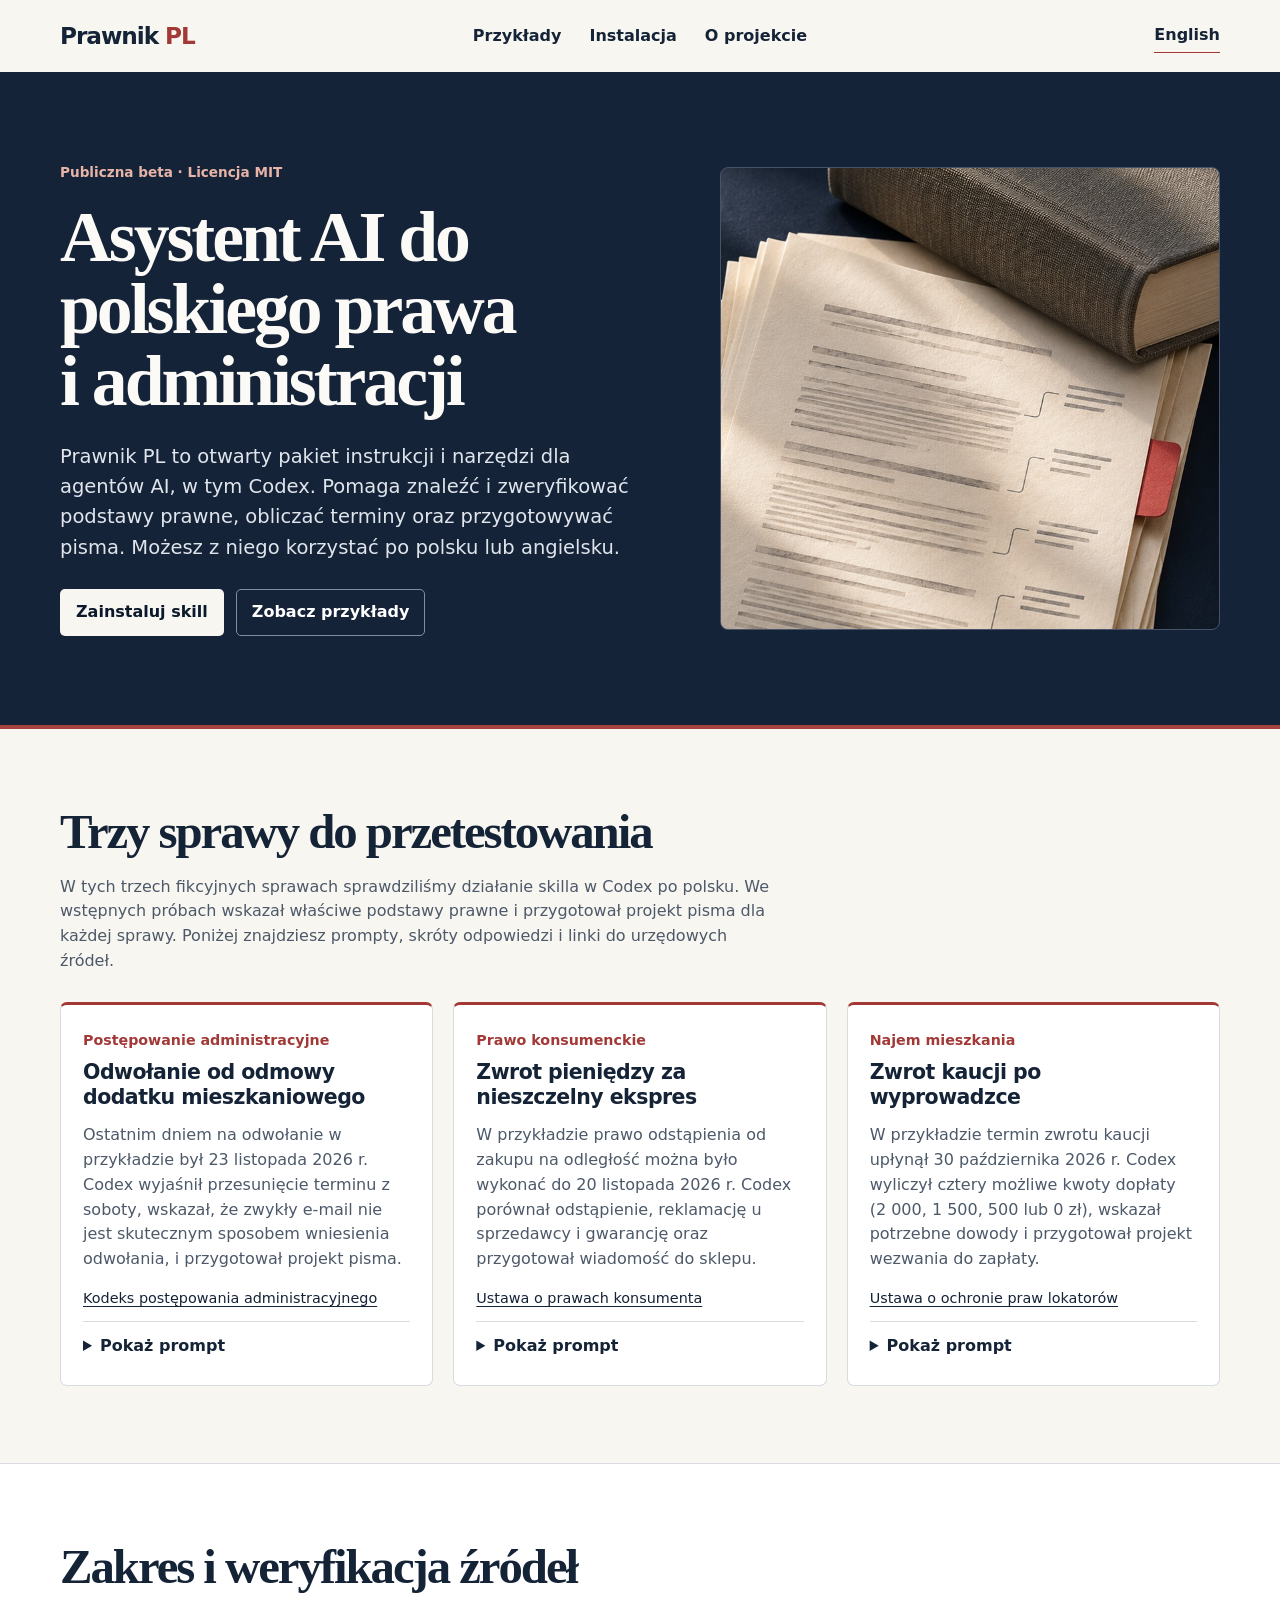
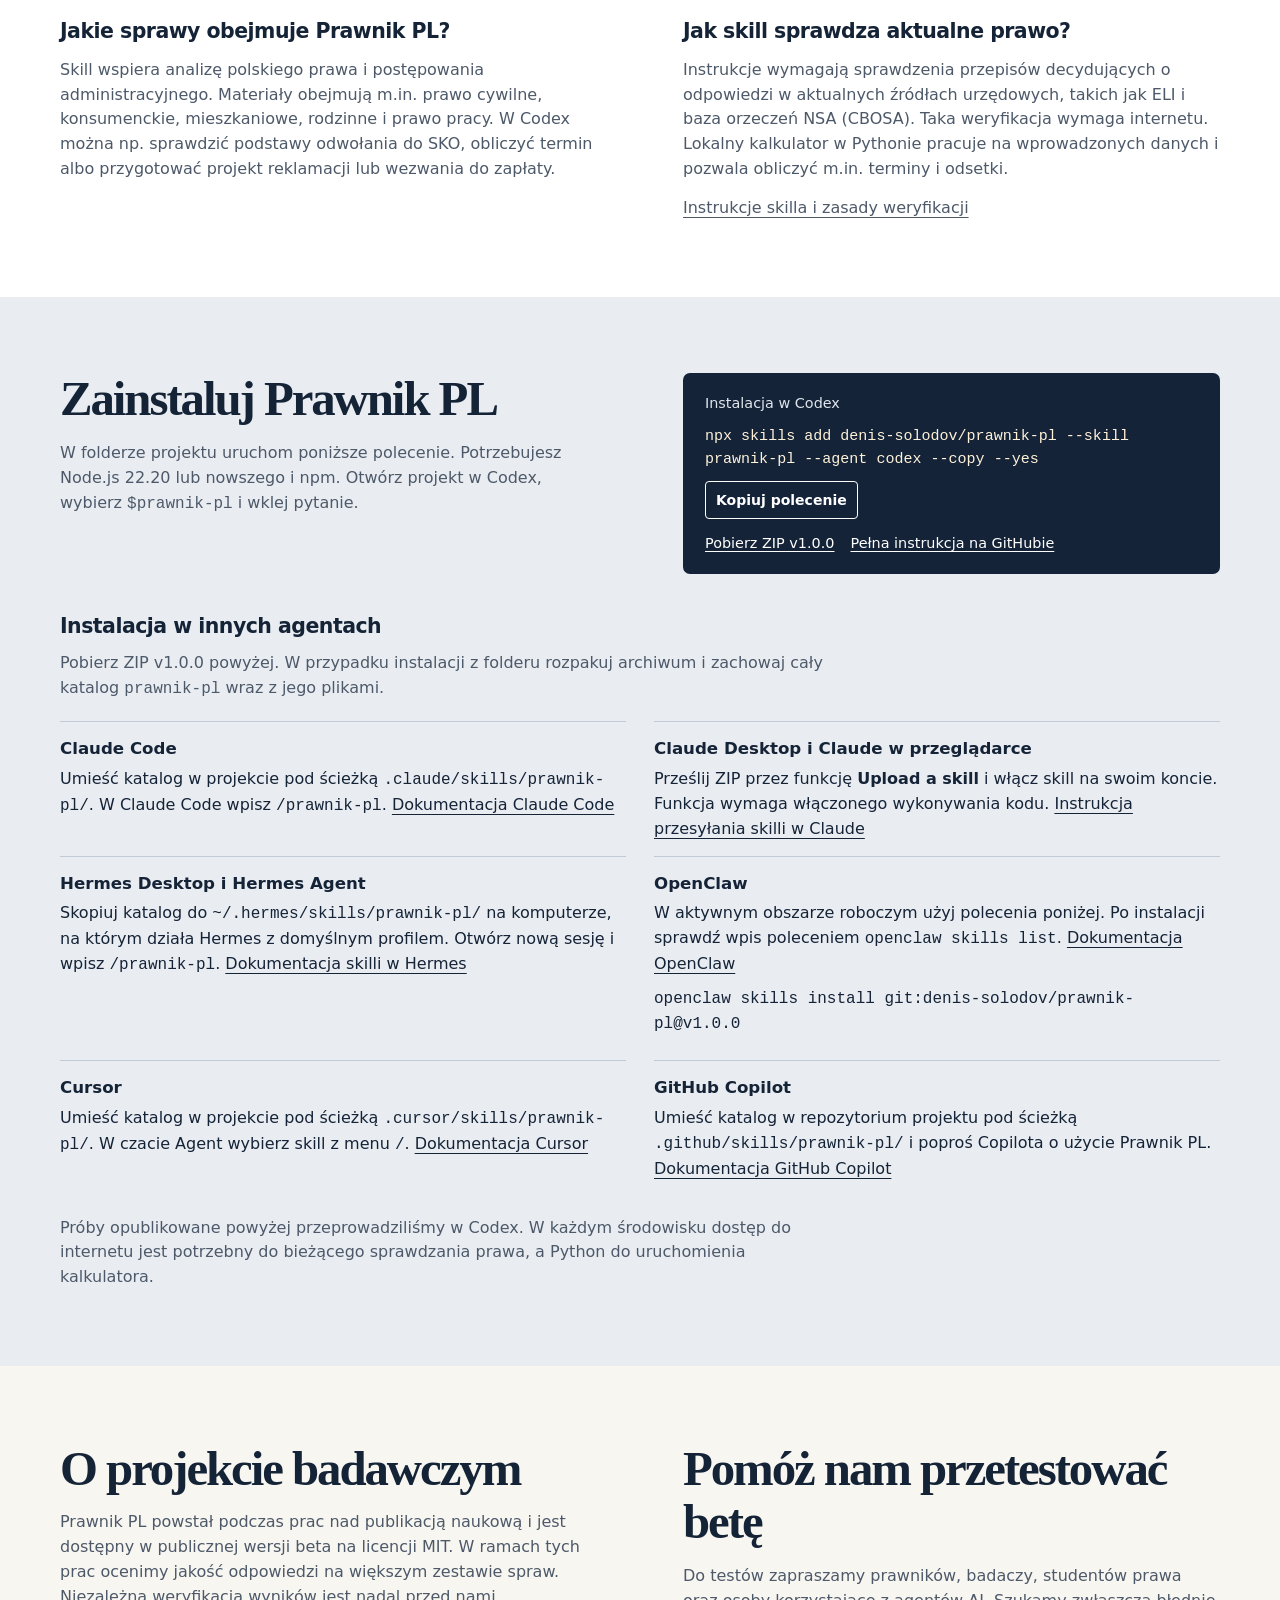
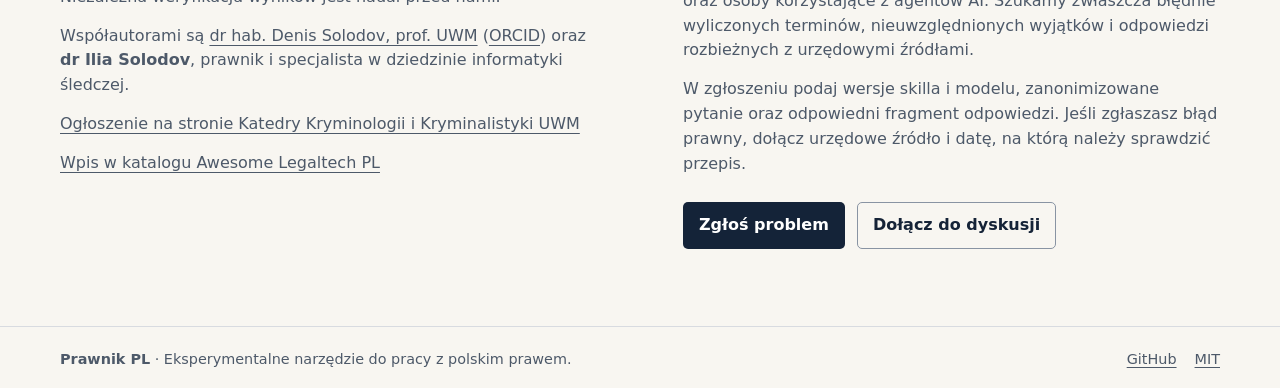
<file: docs/index.html>
<!doctype html>
<html lang="pl">
<head>
  <meta charset="utf-8">
  <meta name="viewport" content="width=device-width, initial-scale=1">
  <title>Prawnik PL | Asystent AI do polskiego prawa i administracji</title>
  <meta name="description" content="Publiczna beta otwartego skilla do polskiego prawa i administracji. Weryfikuj podstawy prawne, obliczaj terminy i przygotowuj projekty pism.">
  <link rel="canonical" href="https://denis-solodov.github.io/prawnik-pl/">
  <link rel="alternate" hreflang="pl" href="https://denis-solodov.github.io/prawnik-pl/">
  <link rel="alternate" hreflang="en" href="https://denis-solodov.github.io/prawnik-pl/en/">
  <link rel="alternate" hreflang="x-default" href="https://denis-solodov.github.io/prawnik-pl/">
  <meta property="og:type" content="website">
  <meta property="og:title" content="Prawnik PL | Asystent AI do polskiego prawa i administracji">
  <meta property="og:description" content="Publiczna beta otwartego skilla do polskiego prawa i administracji. Weryfikuj podstawy prawne, obliczaj terminy i przygotowuj projekty pism.">
  <meta property="og:url" content="https://denis-solodov.github.io/prawnik-pl/">
  <meta property="og:locale" content="pl_PL">
  <meta property="og:image" content="https://denis-solodov.github.io/prawnik-pl/assets/prawnik-pl.jpg">
  <meta property="og:image:alt" content="Prawnik PL">
  <meta name="twitter:card" content="summary_large_image">
  <link rel="stylesheet" href="assets/site.css">
  <script src="assets/site.js" defer></script>
  <script type="application/ld+json">
  {
    "@context": "https://schema.org",
    "@type": "WebPage",
    "@id": "https://denis-solodov.github.io/prawnik-pl/",
    "inLanguage": "pl",
    "mainEntity": {
      "@type": "SoftwareSourceCode",
      "@id": "https://denis-solodov.github.io/prawnik-pl/#prawnik-pl",
      "name": "Prawnik PL",
      "description": "Publiczna beta otwartego skilla do polskiego prawa i administracji. Weryfikuj podstawy prawne, obliczaj terminy i przygotowuj projekty pism.",
      "url": "https://denis-solodov.github.io/prawnik-pl/",
      "codeRepository": "https://github.com/denis-solodov/prawnik-pl",
      "license": "https://github.com/denis-solodov/prawnik-pl/blob/main/LICENSE",
      "author": [
        {
          "@type": "Person",
          "name": "Denis Solodov",
          "sameAs": "https://orcid.org/0000-0003-2884-9420"
        },
        {
          "@type": "Person",
          "name": "Ilia Solodov"
        }
      ],
      "subjectOf": {
        "@type": "WebPage",
        "url": "https://uwm.edu.pl/kryminalistyka/ogloszenia/prawnik-pl-publiczna-beta-asystenta-ai-do-prawa-administracji",
        "inLanguage": "pl"
      }
    }
  }
  </script>
</head>
<body data-copy-command="Skopiowano polecenie." data-copied="Skopiowano prompt." data-copy-fail="Zaznacz i skopiuj tekst ręcznie.">
  <a class="skip" href="#main">Przejdź do treści</a>
  <header class="site-header">
    <nav class="wrap nav">
      <a class="brand" href="./">Prawnik <span>PL</span></a>
      <div class="nav-links">
        <a href="#examples">Przykłady</a>
        <a href="#install">Instalacja</a>
        <a href="#about">O projekcie</a>
      </div>
      <a class="language" href="en/" lang="en" hreflang="en">English</a>
    </nav>
  </header>
  <main id="main">
    <section class="hero">
      <div class="wrap hero-grid">
        <div>
          <p class="eyebrow">Publiczna beta · Licencja MIT</p>
          <h1>Asystent AI do polskiego prawa i administracji</h1>
          <p class="hero-lead">Prawnik PL to otwarty pakiet instrukcji i narzędzi dla agentów AI, w tym Codex. Pomaga znaleźć i zweryfikować podstawy prawne, obliczać terminy oraz przygotowywać pisma. Możesz z niego korzystać po polsku lub angielsku.</p>
          <div class="actions">
            <a class="button light" href="#install">Zainstaluj skill</a>
            <a class="button outline" href="#examples">Zobacz przykłady</a>
          </div>
        </div>
        <div class="hero-photo" aria-hidden="true"></div>
      </div>
    </section>
    <section class="section" id="examples">
      <div class="wrap">
        <h2>Trzy sprawy do przetestowania</h2>
        <p class="section-lead">W tych trzech fikcyjnych sprawach sprawdziliśmy działanie skilla w Codex po polsku. We wstępnych próbach wskazał właściwe podstawy prawne i przygotował projekt pisma dla każdej sprawy. Poniżej znajdziesz prompty, skróty odpowiedzi i linki do urzędowych źródeł.</p>
        <div class="case-grid">
          <article class="case" id="appeal">
            <p class="category">Postępowanie administracyjne</p>
            <h3>Odwołanie od odmowy dodatku mieszkaniowego</h3>
            <p>Ostatnim dniem na odwołanie w przykładzie był 23 listopada 2026 r. Codex wyjaśnił przesunięcie terminu z soboty, wskazał, że zwykły e-mail nie jest skutecznym sposobem wniesienia odwołania, i przygotował projekt pisma.</p>
            <a class="source" href="https://eli.gov.pl/api/acts/DU/2025/1691/text.pdf">Kodeks postępowania administracyjnego</a>
            <details>
              <summary>Pokaż prompt</summary>
              <pre class="prompt" id="prompt-appeal">$prawnik-pl Jest 19 listopada 2026 r. Burmistrz wydał 3 listopada decyzję odmawiającą mi dodatku mieszkaniowego. List odebrałam osobiście na poczcie w sobotę 7 listopada. W pouczeniu jest napisane, że odwołanie wnosi się do SKO za pośrednictwem burmistrza w terminie 14 dni od doręczenia. Podejrzewam, że urząd dwukrotnie policzył jedną wypłatę. Mam zaświadczenie od pracodawcy i kopię wniosku.

Podaj ostatni dzień na odwołanie, pokaż, jak go obliczasz, i sprawdź, czy mogę wysłać pismo zwykłym e-mailem. Przygotuj krótki projekt odwołania z miejscami na dane i załączniki.</pre>
              <div class="copy-line" hidden>
                <button type="button" data-copy="prompt-appeal">Kopiuj prompt</button>
                <span role="status" aria-live="polite"></span>
              </div>
            </details>
          </article>
          <article class="case" id="refund">
            <p class="category">Prawo konsumenckie</p>
            <h3>Zwrot pieniędzy za nieszczelny ekspres</h3>
            <p>W przykładzie prawo odstąpienia od zakupu na odległość można było wykonać do 20 listopada 2026 r. Codex porównał odstąpienie, reklamację u sprzedawcy i gwarancję oraz przygotował wiadomość do sklepu.</p>
            <a class="source" href="https://api.sejm.gov.pl/eli/acts/DU/2026/1244/text/O/D20261244.pdf">Ustawa o prawach konsumenta</a>
            <details>
              <summary>Pokaż prompt</summary>
              <pre class="prompt" id="prompt-refund">$prawnik-pl Jest 19 listopada 2026 r. Kupiłem prywatnie w polskim sklepie internetowym ekspres za 1 249 zł. Odebrałem go 6 listopada. Przy trzecim użyciu spod obudowy zaczęła wyciekać woda, więc odłączyłem urządzenie. Dnia 16 listopada napisałem do sklepu: „Ekspres przecieka. Proszę o informację, jak zgłosić usterkę”. Następnego dnia sklep odpowiedział, że mam skontaktować się z serwisem producenta. Mam potwierdzenie zakupu i nagranie usterki.

Chcę odzyskać pieniądze. Porównaj dostępne możliwości, wskaż, czy trzeba działać jeszcze dziś, i przygotuj wiadomość do sprzedawcy. Wyjaśnij, które żądania mogę zgłosić od razu, a które zależą od dodatkowych okoliczności.</pre>
              <div class="copy-line" hidden>
                <button type="button" data-copy="prompt-refund">Kopiuj prompt</button>
                <span role="status" aria-live="polite"></span>
              </div>
            </details>
          </article>
          <article class="case" id="deposit">
            <p class="category">Najem mieszkania</p>
            <h3>Zwrot kaucji po wyprowadzce</h3>
            <p>W przykładzie termin zwrotu kaucji upłynął 30 października 2026 r. Codex wyliczył cztery możliwe kwoty dopłaty (2 000, 1 500, 500 lub 0 zł), wskazał potrzebne dowody i przygotował projekt wezwania do zapłaty.</p>
            <a class="source" href="https://eli.gov.pl/api/acts/DU/2023/725/text.html">Ustawa o ochronie praw lokatorów</a>
            <details>
              <summary>Pokaż prompt</summary>
              <pre class="prompt" id="prompt-deposit">$prawnik-pl Jest 19 listopada 2026 r. Wynajmowałam mieszkanie od 1 października 2024 r. do 30 września 2026 r. na podstawie zwykłej umowy najmu. Czynsz najmu przez cały okres wynosił 2 500 zł, a kaucja 3 000 zł. Oddałam klucze 30 września. W protokole zapisaliśmy „drobne ślady użytkowania na ścianach” i stan licznika prądu. Nie miałam zaległości w czynszu.

Dnia 7 listopada właściciel zwrócił mi 1 000 zł. W mailu napisał, że potrącił 1 500 zł za malowanie i 500 zł za prąd. Nie dołączył rachunków. Mam zdjęcia z początku i końca najmu. Jakiej kwoty mogę żądać w zależności od tego, które potrącenia właściciel uzasadni? Sprawdź termin zwrotu kaucji, wskaż potrzebne dowody i przygotuj projekt wezwania do zapłaty.</pre>
              <div class="copy-line" hidden>
                <button type="button" data-copy="prompt-deposit">Kopiuj prompt</button>
                <span role="status" aria-live="polite"></span>
              </div>
            </details>
          </article>
        </div>
      </div>
    </section>
    <section class="section" id="coverage">
      <div class="wrap">
        <h2>Zakres i weryfikacja źródeł</h2>
        <div class="coverage-grid">
          <div>
            <h3>Jakie sprawy obejmuje Prawnik PL?</h3>
            <p>Skill wspiera analizę polskiego prawa i postępowania administracyjnego. Materiały obejmują m.in. prawo cywilne, konsumenckie, mieszkaniowe, rodzinne i prawo pracy. W Codex można np. sprawdzić podstawy odwołania do SKO, obliczyć termin albo przygotować projekt reklamacji lub wezwania do zapłaty.</p>
          </div>
          <div>
            <h3>Jak skill sprawdza aktualne prawo?</h3>
            <p>Instrukcje wymagają sprawdzenia przepisów decydujących o odpowiedzi w aktualnych źródłach urzędowych, takich jak ELI i baza orzeczeń NSA (CBOSA). Taka weryfikacja wymaga internetu. Lokalny kalkulator w Pythonie pracuje na wprowadzonych danych i pozwala obliczyć m.in. terminy i odsetki.</p>
            <p><a href="https://github.com/denis-solodov/prawnik-pl/blob/main/SKILL.md">Instrukcje skilla i zasady weryfikacji</a></p>
          </div>
        </div>
      </div>
    </section>
    <section class="install" id="install">
      <div class="wrap install-grid">
        <div>
          <h2>Zainstaluj Prawnik PL</h2>
          <p>W folderze projektu uruchom poniższe polecenie. Potrzebujesz Node.js 22.20 lub nowszego i npm. Otwórz projekt w Codex, wybierz <code>$prawnik-pl</code> i wklej pytanie.</p>
        </div>
        <div class="terminal">
          <p>Instalacja w Codex</p>
          <pre id="install-command"><code>npx skills add denis-solodov/prawnik-pl --skill prawnik-pl --agent codex --copy --yes</code></pre>
          <div class="copy-line" hidden>
            <button type="button" data-copy="install-command">Kopiuj polecenie</button>
            <span role="status" aria-live="polite"></span>
          </div>
          <div class="install-links">
            <a href="https://github.com/denis-solodov/prawnik-pl/releases/download/v1.0.0/prawnik-pl-1.0.0.zip">Pobierz ZIP v1.0.0</a>
            <a href="https://github.com/denis-solodov/prawnik-pl#instalacja-i-u%C5%BCycie">Pełna instrukcja na GitHubie</a>
          </div>
        </div>
      </div>
      <div class="wrap install-options">
        <h3>Instalacja w innych agentach</h3>
        <p>Pobierz ZIP v1.0.0 powyżej. W przypadku instalacji z folderu rozpakuj archiwum i zachowaj cały katalog <code>prawnik-pl</code> wraz z jego plikami.</p>
        <div class="install-options-grid">
          <div>
            <h4>Claude Code</h4>
            <p>Umieść katalog w projekcie pod ścieżką <code>.claude/skills/prawnik-pl/</code>. W Claude Code wpisz <code>/prawnik-pl</code>. <a href="https://code.claude.com/docs/en/skills">Dokumentacja Claude Code</a></p>
          </div>
          <div>
            <h4>Claude Desktop i Claude w przeglądarce</h4>
            <p>Prześlij ZIP przez funkcję <strong>Upload a skill</strong> i włącz skill na swoim koncie. Funkcja wymaga włączonego wykonywania kodu. <a href="https://support.claude.com/en/articles/12512180-use-skills-in-claude">Instrukcja przesyłania skilli w Claude</a></p>
          </div>
          <div>
            <h4>Hermes Desktop i Hermes Agent</h4>
            <p>Skopiuj katalog do <code>~/.hermes/skills/prawnik-pl/</code> na komputerze, na którym działa Hermes z domyślnym profilem. Otwórz nową sesję i wpisz <code>/prawnik-pl</code>. <a href="https://hermes-agent.nousresearch.com/docs/user-guide/features/skills">Dokumentacja skilli w Hermes</a></p>
          </div>
          <div>
            <h4>OpenClaw</h4>
            <p>W aktywnym obszarze roboczym użyj polecenia poniżej. Po instalacji sprawdź wpis poleceniem <code>openclaw skills list</code>. <a href="https://docs.openclaw.ai/skills">Dokumentacja OpenClaw</a></p>
            <pre><code>openclaw skills install git:denis-solodov/prawnik-pl@v1.0.0</code></pre>
          </div>
          <div>
            <h4>Cursor</h4>
            <p>Umieść katalog w projekcie pod ścieżką <code>.cursor/skills/prawnik-pl/</code>. W czacie Agent wybierz skill z menu <code>/</code>. <a href="https://cursor.com/docs/skills">Dokumentacja Cursor</a></p>
          </div>
          <div>
            <h4>GitHub Copilot</h4>
            <p>Umieść katalog w repozytorium projektu pod ścieżką <code>.github/skills/prawnik-pl/</code> i poproś Copilota o użycie Prawnik PL. <a href="https://docs.github.com/en/copilot/concepts/customizations/agent-skills">Dokumentacja GitHub Copilot</a></p>
          </div>
        </div>
        <p>Próby opublikowane powyżej przeprowadziliśmy w Codex. W każdym środowisku dostęp do internetu jest potrzebny do bieżącego sprawdzania prawa, a Python do uruchomienia kalkulatora.</p>
      </div>
    </section>
    <section class="section" id="about">
      <div class="wrap about-grid">
        <div>
          <h2>O projekcie badawczym</h2>
          <p>Prawnik PL powstał podczas prac nad publikacją naukową i jest dostępny w publicznej wersji beta na licencji MIT. W ramach tych prac ocenimy jakość odpowiedzi na większym zestawie spraw. Niezależna weryfikacja wyników jest nadal przed nami.</p>
          <p>Współautorami są <a href="https://www.uwm.edu.pl/kryminalistyka/dr-hab-denis-solodov-prof-uwm">dr hab. Denis Solodov, prof. UWM</a> (<a href="https://orcid.org/0000-0003-2884-9420">ORCID</a>) oraz <strong>dr Ilia Solodov</strong>, prawnik i specjalista w dziedzinie informatyki śledczej.</p>
          <p><a href="https://uwm.edu.pl/kryminalistyka/ogloszenia/prawnik-pl-publiczna-beta-asystenta-ai-do-prawa-administracji">Ogłoszenie na stronie Katedry Kryminologii i Kryminalistyki UWM</a></p>
          <p><a href="https://github.com/apiotrowski-afk/awesome-legaltech-pl#narz%C4%99dzia-i-skille-prawnicze">Wpis w katalogu Awesome Legaltech PL</a></p>
        </div>
        <div>
          <h2>Pomóż nam przetestować betę</h2>
          <p>Do testów zapraszamy prawników, badaczy, studentów prawa oraz osoby korzystające z agentów AI. Szukamy zwłaszcza błędnie wyliczonych terminów, nieuwzględnionych wyjątków i odpowiedzi rozbieżnych z urzędowymi źródłami.</p>
          <p>W zgłoszeniu podaj wersje skilla i modelu, zanonimizowane pytanie oraz odpowiedni fragment odpowiedzi. Jeśli zgłaszasz błąd prawny, dołącz urzędowe źródło i datę, na którą należy sprawdzić przepis.</p>
          <div class="actions">
            <a class="button dark" href="https://github.com/denis-solodov/prawnik-pl/issues">Zgłoś problem</a>
            <a class="button muted" href="https://github.com/denis-solodov/prawnik-pl/discussions">Dołącz do dyskusji</a>
          </div>
        </div>
      </div>
    </section>
  </main>
  <footer class="site-footer">
    <div class="wrap footer-inner">
      <p><strong>Prawnik PL</strong> · Eksperymentalne narzędzie do pracy z polskim prawem.</p>
      <div><a href="https://github.com/denis-solodov/prawnik-pl">GitHub</a><a href="https://github.com/denis-solodov/prawnik-pl/blob/main/LICENSE">MIT</a></div>
    </div>
  </footer>
</body>
</html>
</file>
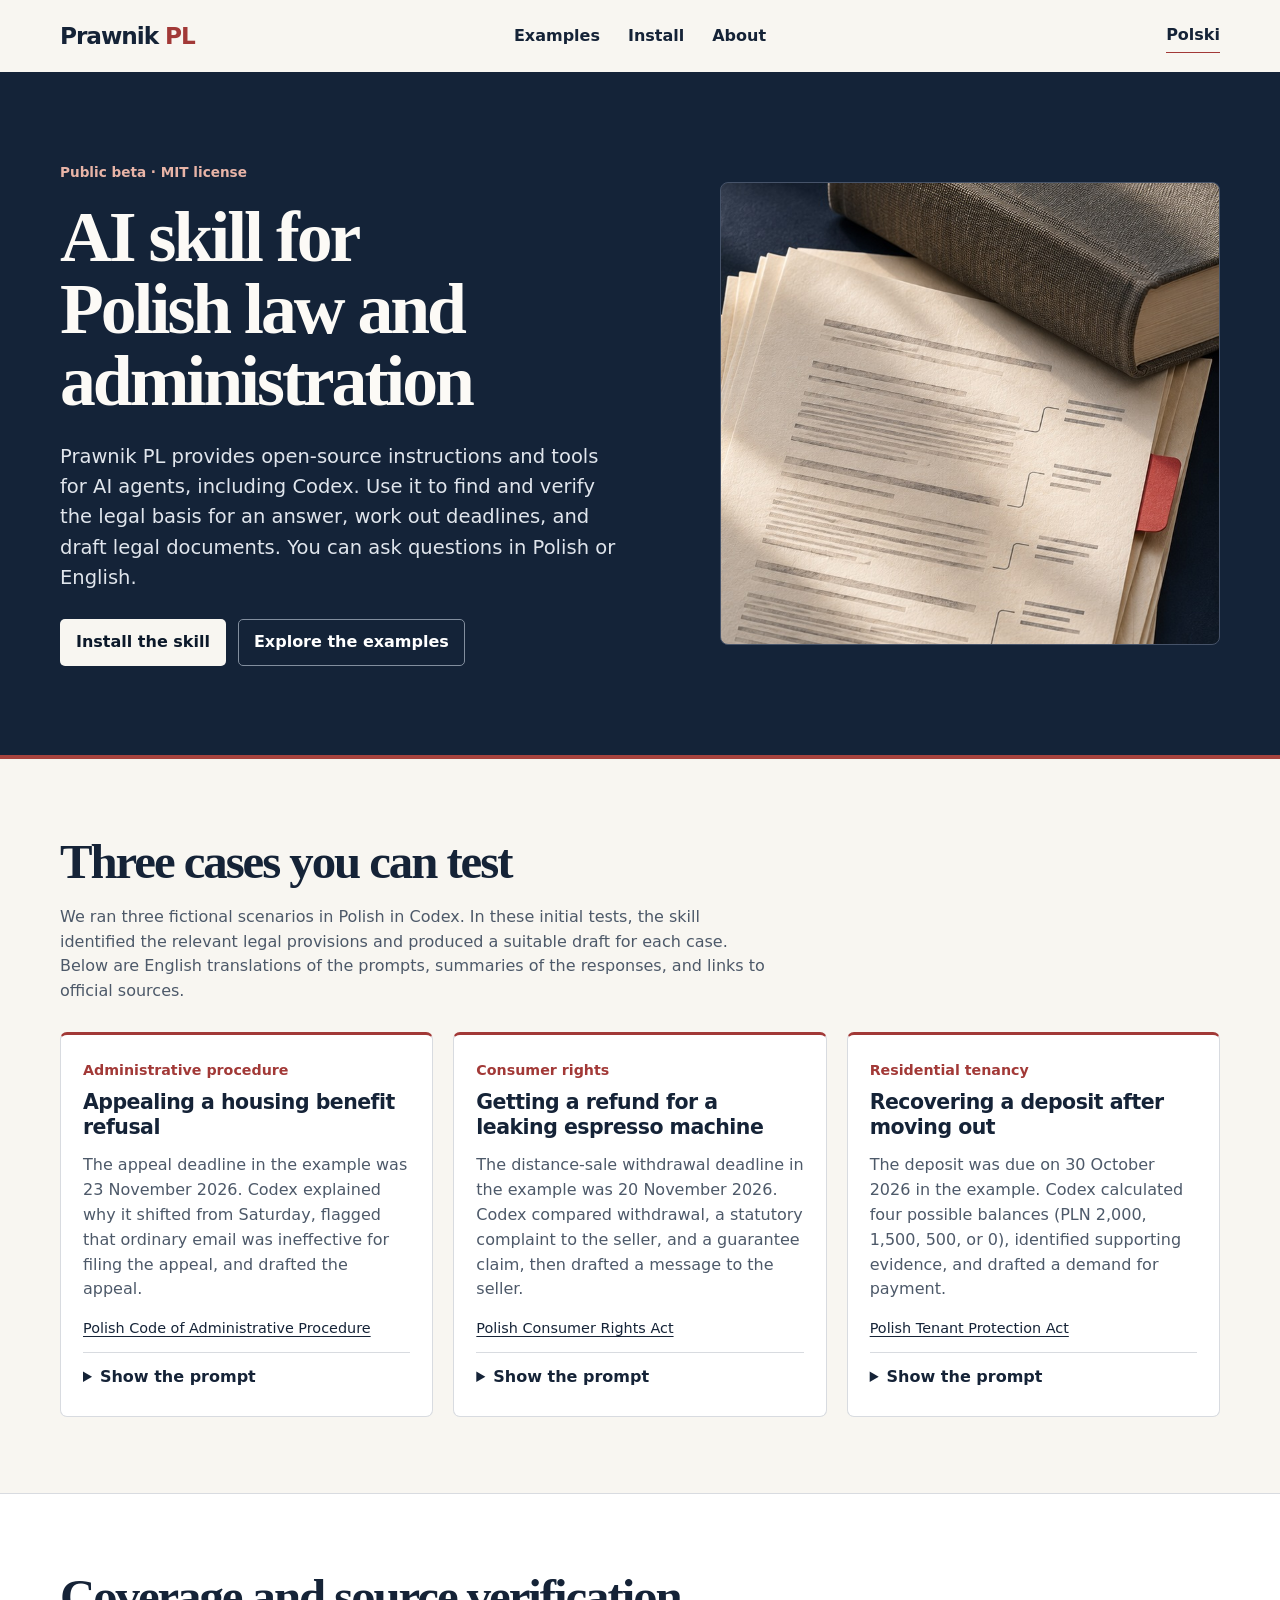
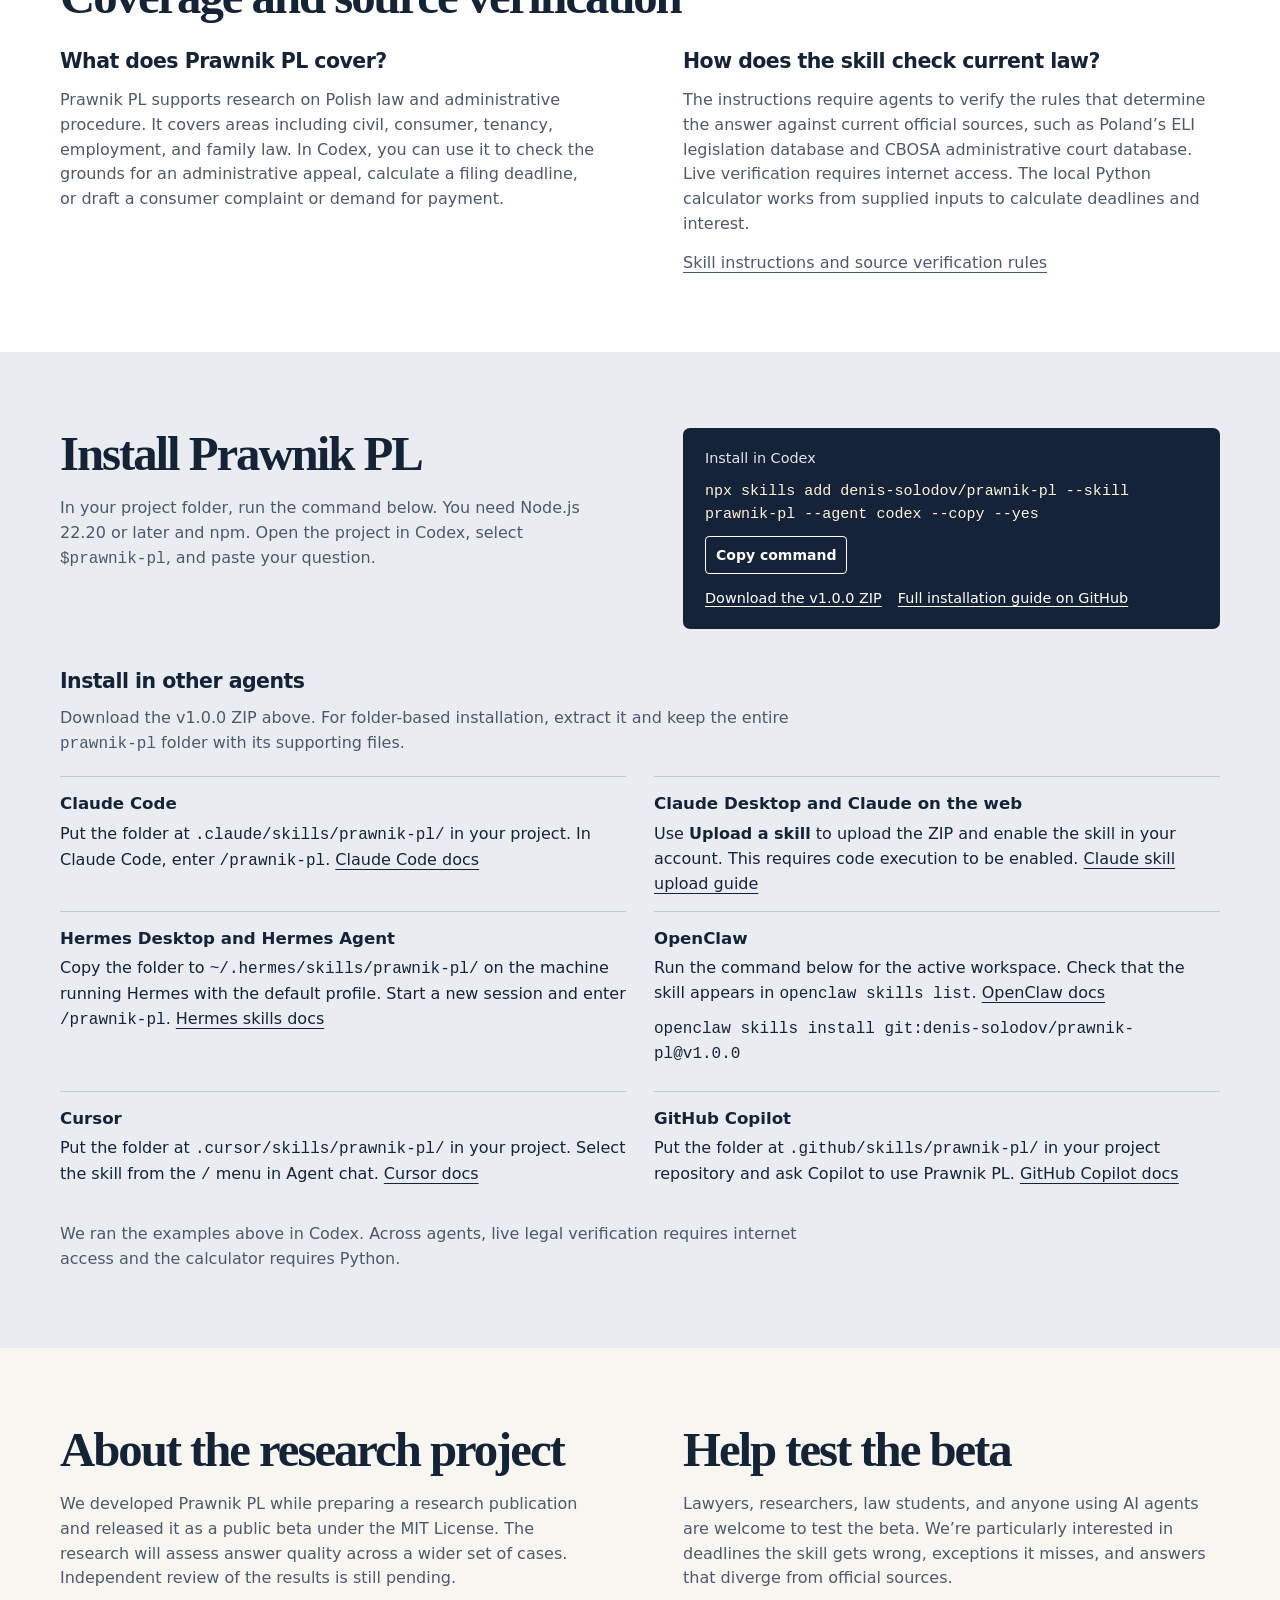
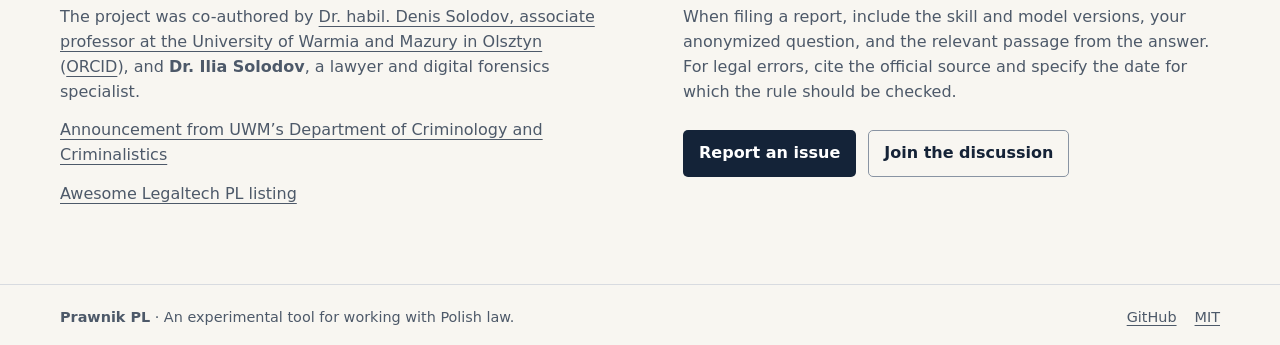
<file: docs/en/index.html>
<!doctype html>
<html lang="en">
<head>
  <meta charset="utf-8">
  <meta name="viewport" content="width=device-width, initial-scale=1">
  <title>Prawnik PL | AI skill for Polish law and administration</title>
  <meta name="description" content="Try the public beta of Prawnik PL, an open-source AI skill for Polish law and administration. Verify legal sources, calculate deadlines, and draft documents.">
  <link rel="canonical" href="https://denis-solodov.github.io/prawnik-pl/en/">
  <link rel="alternate" hreflang="pl" href="https://denis-solodov.github.io/prawnik-pl/">
  <link rel="alternate" hreflang="en" href="https://denis-solodov.github.io/prawnik-pl/en/">
  <link rel="alternate" hreflang="x-default" href="https://denis-solodov.github.io/prawnik-pl/">
  <meta property="og:type" content="website">
  <meta property="og:title" content="Prawnik PL | AI skill for Polish law and administration">
  <meta property="og:description" content="Try the public beta of Prawnik PL, an open-source AI skill for Polish law and administration. Verify legal sources, calculate deadlines, and draft documents.">
  <meta property="og:url" content="https://denis-solodov.github.io/prawnik-pl/en/">
  <meta property="og:locale" content="en_GB">
  <meta property="og:image" content="https://denis-solodov.github.io/prawnik-pl/assets/prawnik-pl.jpg">
  <meta property="og:image:alt" content="Prawnik PL">
  <meta name="twitter:card" content="summary_large_image">
  <link rel="stylesheet" href="../assets/site.css">
  <script src="../assets/site.js" defer></script>
  <script type="application/ld+json">
  {
    "@context": "https://schema.org",
    "@type": "WebPage",
    "@id": "https://denis-solodov.github.io/prawnik-pl/en/",
    "inLanguage": "en",
    "mainEntity": {
      "@type": "SoftwareSourceCode",
      "@id": "https://denis-solodov.github.io/prawnik-pl/#prawnik-pl",
      "name": "Prawnik PL",
      "description": "Try the public beta of Prawnik PL, an open-source AI skill for Polish law and administration. Verify legal sources, calculate deadlines, and draft documents.",
      "url": "https://denis-solodov.github.io/prawnik-pl/",
      "codeRepository": "https://github.com/denis-solodov/prawnik-pl",
      "license": "https://github.com/denis-solodov/prawnik-pl/blob/main/LICENSE",
      "author": [
        {
          "@type": "Person",
          "name": "Denis Solodov",
          "sameAs": "https://orcid.org/0000-0003-2884-9420"
        },
        {
          "@type": "Person",
          "name": "Ilia Solodov"
        }
      ],
      "subjectOf": {
        "@type": "WebPage",
        "url": "https://uwm.edu.pl/kryminalistyka/en/announcements/prawnik-pl-public-beta-and-invitation-test-ai-skill-polish-law-and-administration",
        "inLanguage": "en"
      }
    }
  }
  </script>
</head>
<body data-copy-command="Command copied." data-copied="Prompt copied." data-copy-fail="Select and copy the text manually.">
  <a class="skip" href="#main">Skip to content</a>
  <header class="site-header">
    <nav class="wrap nav">
      <a class="brand" href="../">Prawnik <span>PL</span></a>
      <div class="nav-links">
        <a href="#examples">Examples</a>
        <a href="#install">Install</a>
        <a href="#about">About</a>
      </div>
      <a class="language" href="../" lang="pl" hreflang="pl">Polski</a>
    </nav>
  </header>
  <main id="main">
    <section class="hero">
      <div class="wrap hero-grid">
        <div>
          <p class="eyebrow">Public beta · MIT license</p>
          <h1>AI skill for Polish law and administration</h1>
          <p class="hero-lead">Prawnik PL provides open-source instructions and tools for AI agents, including Codex. Use it to find and verify the legal basis for an answer, work out deadlines, and draft legal documents. You can ask questions in Polish or English.</p>
          <div class="actions">
            <a class="button light" href="#install">Install the skill</a>
            <a class="button outline" href="#examples">Explore the examples</a>
          </div>
        </div>
        <div class="hero-photo" aria-hidden="true"></div>
      </div>
    </section>
    <section class="section" id="examples">
      <div class="wrap">
        <h2>Three cases you can test</h2>
        <p class="section-lead">We ran three fictional scenarios in Polish in Codex. In these initial tests, the skill identified the relevant legal provisions and produced a suitable draft for each case. Below are English translations of the prompts, summaries of the responses, and links to official sources.</p>
        <div class="case-grid">
          <article class="case" id="appeal">
            <p class="category">Administrative procedure</p>
            <h3>Appealing a housing benefit refusal</h3>
            <p>The appeal deadline in the example was 23 November 2026. Codex explained why it shifted from Saturday, flagged that ordinary email was ineffective for filing the appeal, and drafted the appeal.</p>
            <a class="source" href="https://eli.gov.pl/api/acts/DU/2025/1691/text.pdf">Polish Code of Administrative Procedure</a>
            <details>
              <summary>Show the prompt</summary>
              <pre class="prompt" id="prompt-appeal">$prawnik-pl It is 19 November 2026. On 3 November the mayor refused my housing benefit application. I picked up the decision in person at the post office on Saturday, 7 November. The decision says I have 14 days from service to appeal to the Local Government Appeals Board (SKO) through the mayor. I suspect the office counted one payment twice. I have a certificate from my employer and a copy of my application.

Give me the last day to appeal, show how you calculated it, and check whether I can file by ordinary email. Prepare a short appeal with placeholders for my details and attachments.</pre>
              <div class="copy-line" hidden>
                <button type="button" data-copy="prompt-appeal">Copy prompt</button>
                <span role="status" aria-live="polite"></span>
              </div>
            </details>
          </article>
          <article class="case" id="refund">
            <p class="category">Consumer rights</p>
            <h3>Getting a refund for a leaking espresso machine</h3>
            <p>The distance-sale withdrawal deadline in the example was 20 November 2026. Codex compared withdrawal, a statutory complaint to the seller, and a guarantee claim, then drafted a message to the seller.</p>
            <a class="source" href="https://api.sejm.gov.pl/eli/acts/DU/2026/1244/text/O/D20261244.pdf">Polish Consumer Rights Act</a>
            <details>
              <summary>Show the prompt</summary>
              <pre class="prompt" id="prompt-refund">$prawnik-pl It is 19 November 2026. I bought an espresso machine as a consumer from a Polish online store for PLN 1,249. I received it on 6 November. On the third use, water started leaking from the casing, so I unplugged it. On 16 November I wrote to the store: “The espresso machine is leaking. Please tell me how to report the fault.” The next day the store directed me to the manufacturer’s service department. I have proof of purchase and a video of the leak.

I want my money back. Compare my options, say whether I need to act today, and draft a message to the seller. Explain which requests I can make immediately and which depend on other circumstances.</pre>
              <div class="copy-line" hidden>
                <button type="button" data-copy="prompt-refund">Copy prompt</button>
                <span role="status" aria-live="polite"></span>
              </div>
            </details>
          </article>
          <article class="case" id="deposit">
            <p class="category">Residential tenancy</p>
            <h3>Recovering a deposit after moving out</h3>
            <p>The deposit was due on 30 October 2026 in the example. Codex calculated four possible balances (PLN 2,000, 1,500, 500, or 0), identified supporting evidence, and drafted a demand for payment.</p>
            <a class="source" href="https://eli.gov.pl/api/acts/DU/2023/725/text.html">Polish Tenant Protection Act</a>
            <details>
              <summary>Show the prompt</summary>
              <pre class="prompt" id="prompt-deposit">$prawnik-pl It is 19 November 2026. I rented a flat on a standard lease from 1 October 2024 to 30 September 2026. Monthly rent was PLN 2,500 and the deposit was PLN 3,000. I returned the keys on 30 September. The signed handover report records “minor signs of wear on the walls” and the electricity meter reading. I had no rent arrears.

On 7 November the landlord returned PLN 1,000. In an email, the landlord said PLN 1,500 was deducted for painting and PLN 500 for electricity. No bills were attached. I have photos from the start and end of the tenancy. How much can I claim depending on which deductions the landlord can justify? Check the deposit deadline, identify what evidence I need, and draft a demand for payment.</pre>
              <div class="copy-line" hidden>
                <button type="button" data-copy="prompt-deposit">Copy prompt</button>
                <span role="status" aria-live="polite"></span>
              </div>
            </details>
          </article>
        </div>
      </div>
    </section>
    <section class="section" id="coverage">
      <div class="wrap">
        <h2>Coverage and source verification</h2>
        <div class="coverage-grid">
          <div>
            <h3>What does Prawnik PL cover?</h3>
            <p>Prawnik PL supports research on Polish law and administrative procedure. It covers areas including civil, consumer, tenancy, employment, and family law. In Codex, you can use it to check the grounds for an administrative appeal, calculate a filing deadline, or draft a consumer complaint or demand for payment.</p>
          </div>
          <div>
            <h3>How does the skill check current law?</h3>
            <p>The instructions require agents to verify the rules that determine the answer against current official sources, such as Poland’s ELI legislation database and CBOSA administrative court database. Live verification requires internet access. The local Python calculator works from supplied inputs to calculate deadlines and interest.</p>
            <p><a href="https://github.com/denis-solodov/prawnik-pl/blob/main/SKILL.md">Skill instructions and source verification rules</a></p>
          </div>
        </div>
      </div>
    </section>
    <section class="install" id="install">
      <div class="wrap install-grid">
        <div>
          <h2>Install Prawnik PL</h2>
          <p>In your project folder, run the command below. You need Node.js 22.20 or later and npm. Open the project in Codex, select <code>$prawnik-pl</code>, and paste your question.</p>
        </div>
        <div class="terminal">
          <p>Install in Codex</p>
          <pre id="install-command"><code>npx skills add denis-solodov/prawnik-pl --skill prawnik-pl --agent codex --copy --yes</code></pre>
          <div class="copy-line" hidden>
            <button type="button" data-copy="install-command">Copy command</button>
            <span role="status" aria-live="polite"></span>
          </div>
          <div class="install-links">
            <a href="https://github.com/denis-solodov/prawnik-pl/releases/download/v1.0.0/prawnik-pl-1.0.0.zip">Download the v1.0.0 ZIP</a>
            <a href="https://github.com/denis-solodov/prawnik-pl#instalacja-i-u%C5%BCycie">Full installation guide on GitHub</a>
          </div>
        </div>
      </div>
      <div class="wrap install-options">
        <h3>Install in other agents</h3>
        <p>Download the v1.0.0 ZIP above. For folder-based installation, extract it and keep the entire <code>prawnik-pl</code> folder with its supporting files.</p>
        <div class="install-options-grid">
          <div>
            <h4>Claude Code</h4>
            <p>Put the folder at <code>.claude/skills/prawnik-pl/</code> in your project. In Claude Code, enter <code>/prawnik-pl</code>. <a href="https://code.claude.com/docs/en/skills">Claude Code docs</a></p>
          </div>
          <div>
            <h4>Claude Desktop and Claude on the web</h4>
            <p>Use <strong>Upload a skill</strong> to upload the ZIP and enable the skill in your account. This requires code execution to be enabled. <a href="https://support.claude.com/en/articles/12512180-use-skills-in-claude">Claude skill upload guide</a></p>
          </div>
          <div>
            <h4>Hermes Desktop and Hermes Agent</h4>
            <p>Copy the folder to <code>~/.hermes/skills/prawnik-pl/</code> on the machine running Hermes with the default profile. Start a new session and enter <code>/prawnik-pl</code>. <a href="https://hermes-agent.nousresearch.com/docs/user-guide/features/skills">Hermes skills docs</a></p>
          </div>
          <div>
            <h4>OpenClaw</h4>
            <p>Run the command below for the active workspace. Check that the skill appears in <code>openclaw skills list</code>. <a href="https://docs.openclaw.ai/skills">OpenClaw docs</a></p>
            <pre><code>openclaw skills install git:denis-solodov/prawnik-pl@v1.0.0</code></pre>
          </div>
          <div>
            <h4>Cursor</h4>
            <p>Put the folder at <code>.cursor/skills/prawnik-pl/</code> in your project. Select the skill from the <code>/</code> menu in Agent chat. <a href="https://cursor.com/docs/skills">Cursor docs</a></p>
          </div>
          <div>
            <h4>GitHub Copilot</h4>
            <p>Put the folder at <code>.github/skills/prawnik-pl/</code> in your project repository and ask Copilot to use Prawnik PL. <a href="https://docs.github.com/en/copilot/concepts/customizations/agent-skills">GitHub Copilot docs</a></p>
          </div>
        </div>
        <p>We ran the examples above in Codex. Across agents, live legal verification requires internet access and the calculator requires Python.</p>
      </div>
    </section>
    <section class="section" id="about">
      <div class="wrap about-grid">
        <div>
          <h2>About the research project</h2>
          <p>We developed Prawnik PL while preparing a research publication and released it as a public beta under the MIT License. The research will assess answer quality across a wider set of cases. Independent review of the results is still pending.</p>
          <p>The project was co-authored by <a href="https://www.uwm.edu.pl/kryminalistyka/dr-hab-denis-solodov-prof-uwm">Dr. habil. Denis Solodov, associate professor at the University of Warmia and Mazury in Olsztyn</a> (<a href="https://orcid.org/0000-0003-2884-9420">ORCID</a>), and <strong>Dr. Ilia Solodov</strong>, a lawyer and digital forensics specialist.</p>
          <p><a href="https://uwm.edu.pl/kryminalistyka/en/announcements/prawnik-pl-public-beta-and-invitation-test-ai-skill-polish-law-and-administration">Announcement from UWM’s Department of Criminology and Criminalistics</a></p>
          <p><a href="https://github.com/apiotrowski-afk/awesome-legaltech-pl#narz%C4%99dzia-i-skille-prawnicze">Awesome Legaltech PL listing</a></p>
        </div>
        <div>
          <h2>Help test the beta</h2>
          <p>Lawyers, researchers, law students, and anyone using AI agents are welcome to test the beta. We’re particularly interested in deadlines the skill gets wrong, exceptions it misses, and answers that diverge from official sources.</p>
          <p>When filing a report, include the skill and model versions, your anonymized question, and the relevant passage from the answer. For legal errors, cite the official source and specify the date for which the rule should be checked.</p>
          <div class="actions">
            <a class="button dark" href="https://github.com/denis-solodov/prawnik-pl/issues">Report an issue</a>
            <a class="button muted" href="https://github.com/denis-solodov/prawnik-pl/discussions">Join the discussion</a>
          </div>
        </div>
      </div>
    </section>
  </main>
  <footer class="site-footer">
    <div class="wrap footer-inner">
      <p><strong>Prawnik PL</strong> · An experimental tool for working with Polish law.</p>
      <div><a href="https://github.com/denis-solodov/prawnik-pl">GitHub</a><a href="https://github.com/denis-solodov/prawnik-pl/blob/main/LICENSE">MIT</a></div>
    </div>
  </footer>
</body>
</html>
</file>
<file: docs/assets/site.css>
:root {
  color-scheme: light;
  --navy: #142338;
  --deep: #0c192a;
  --ink: #152337;
  --muted: #4d5969;
  --cream: #f8f6f1;
  --line: #d8dbe0;
  --red: #a23937;
  font: 100%/1.55 system-ui, -apple-system, BlinkMacSystemFont, "Segoe UI", sans-serif;
}
*, *::before, *::after { box-sizing: border-box; }
body { margin: 0; background: var(--cream); color: var(--ink); }
a { color: inherit; text-underline-offset: .22em; }
a:hover { text-decoration-thickness: 2px; }
:focus-visible { outline: 3px solid #b84440; outline-offset: 4px; }
.hero :focus-visible, .terminal :focus-visible { outline-color: #f3af9e; }
[hidden] { display: none !important; }
.wrap { width: min(1160px, 100% - 80px); margin-inline: auto; }
.skip { position: absolute; inset: 8px auto auto 8px; z-index: 1; padding: 10px; background: white; transform: translateY(-150%); }
.skip:focus { transform: none; }
.site-header { background: var(--cream); }
.nav { display: grid; grid-template-columns: 1fr auto 1fr; align-items: center; gap: 24px; min-height: 72px; }
.nav a { text-decoration: none; }
.nav a:hover { text-decoration: underline; }
.brand { width: fit-content; font-size: 1.45rem; font-weight: 800; letter-spacing: -.045em; }
.brand span { color: var(--red); }
.nav-links { display: flex; flex-wrap: wrap; gap: 28px; font-weight: 550; }
.language { justify-self: end; border-bottom: 1px solid var(--red); padding-block: 4px; font-weight: 650; }
.hero { background: var(--navy); color: #fcfaf6; border-bottom: 4px solid #a7433e; }
.hero-grid { display: grid; grid-template-columns: 1.14fr 1fr; align-items: center; gap: clamp(42px, 7vw, 95px); padding-block: clamp(52px, 7vw, 95px); }
.hero-photo { min-width: 0; aspect-ratio: 1.08; background: #122033 url("./prawnik-pl.jpg") right center / 224% auto no-repeat; border: 1px solid #465369; border-radius: 8px; }
.eyebrow { margin: 0 0 18px; color: #e8b4a7; font-size: .85rem; font-weight: 720; }
h1, h2 { margin: 0; font-family: Georgia, "Times New Roman", serif; font-weight: 700; letter-spacing: -.042em; }
h1 { max-width: 15ch; font-size: clamp(3rem, 5.6vw, 5.35rem); line-height: 1.01; text-wrap: balance; }
h2 { font-size: clamp(2.1rem, 4vw, 3.05rem); line-height: 1.1; }
h3 { font-size: 1.28rem; line-height: 1.23; margin: 0; letter-spacing: -.025em; }
p { margin: 0; }
.hero-lead { margin-top: 24px; max-width: 48ch; color: #e0e5ec; font-size: clamp(1rem, 1.8vw, 1.22rem); }
.actions { display: flex; flex-wrap: wrap; gap: 12px; margin-top: 26px; }
.button { display: inline-flex; align-items: center; min-height: 46px; padding: 10px 15px; text-decoration: none; border: 1px solid transparent; border-radius: 5px; font-weight: 700; }
.button:hover { text-decoration: underline; }
.button.light { background: #f8f6f1; color: var(--deep); }
.button.outline { border-color: #828e9e; color: white; }
.button.dark { background: var(--navy); color: white; }
.button.muted { border-color: #8994a3; }
.section { padding-block: clamp(48px, 6vw, 86px); }
.section-lead { max-width: 70ch; margin-top: 15px; color: var(--muted); }
.case-grid { display: grid; grid-template-columns: repeat(3, minmax(0, 1fr)); align-items: start; gap: 20px; margin-top: 28px; }
.case { min-width: 0; padding: 24px 22px 19px; background: white; border: 1px solid var(--line); border-top: 3px solid var(--red); border-radius: 7px; }
.category { margin-bottom: 9px; color: var(--red); font-size: .89rem; font-weight: 700; }
.case h3 + p { margin-top: 13px; color: var(--muted); }
.source { display: inline-block; margin: 15px 0 12px; font-size: .9rem; }
.case details { border-top: 1px solid var(--line); padding-top: 12px; }
summary { min-height: 32px; cursor: pointer; width: fit-content; font-weight: 700; }
pre, code { font-family: ui-monospace, Consolas, monospace; }
pre { margin: 10px 0; white-space: pre-wrap; overflow-wrap: anywhere; }
.prompt { font-size: .84rem; padding: 12px; border-radius: 4px; background: var(--cream); }
.copy-line { display: flex; flex-wrap: wrap; align-items: center; gap: 8px 12px; font-size: .875rem; }
button { color: inherit; font: inherit; font-weight: 700; min-height: 38px; padding: 6px 10px; border: 1px solid currentColor; border-radius: 4px; background: transparent; cursor: pointer; }
button:hover { text-decoration: underline; }
.install { padding-block: clamp(48px, 6vw, 76px); background: #e9edf2; }
.install-grid, .about-grid, .coverage-grid { display: grid; grid-template-columns: 1fr 1fr; align-items: start; gap: clamp(28px, 7vw, 86px); }
.install h2 + p, .about-grid p, .coverage-grid p { margin-top: 14px; color: var(--muted); }
#coverage { border-top: 1px solid var(--line); background: #fff; }
.coverage-grid { margin-top: 24px; }
.terminal { min-width: 0; padding: 19px 22px; border-radius: 7px; background: var(--navy); color: white; }
.terminal p { color: #e0e5ec; font-size: .9rem; }
.terminal pre { color: #fff2d9; font-size: .94rem; }
.install-links { display: flex; flex-wrap: wrap; gap: 5px 16px; margin-top: 13px; font-size: .9rem; }
.install-options { margin-top: 40px; }
.install-options > p { margin-top: 12px; color: var(--muted); max-width: 76ch; }
.install-options-grid { display: grid; grid-template-columns: repeat(2, minmax(0, 1fr)); gap: 0 28px; margin-block: 20px; }
.install-options-grid > div { padding-block: 14px; border-top: 1px solid #c2cad6; }
.install-options-grid h4 { margin: 0 0 5px; font-size: 1.04rem; }
.install-options-grid p { overflow-wrap: anywhere; }
.site-footer { border-top: 1px solid var(--line); }
.footer-inner { display: flex; justify-content: space-between; align-items: center; gap: 16px; padding-block: 21px; color: var(--muted); font-size: .9rem; }
.footer-inner div { display: flex; gap: 18px; }
@media (max-width: 930px) {
  .wrap { width: min(1160px, 100% - 48px); }
  .hero-grid { gap: 32px; }
  .case-grid { gap: 12px; }
  .case { padding-inline: 15px; }
}
@media (max-width: 710px) {
  .wrap { width: min(580px, 100% - 40px); }
  .nav { grid-template-columns: 1fr auto; column-gap: 15px; row-gap: 0; padding-block: 11px; }
  .nav-links { grid-column: 1 / -1; grid-row: 2; gap: 7px 20px; margin-top: 7px; }
  .hero-grid, .install-grid, .install-options-grid, .about-grid, .coverage-grid, .case-grid { grid-template-columns: 1fr; }
  .hero-grid { padding-top: 39px; }
  .hero-photo { width: 100%; aspect-ratio: 1.65; }
  .case-grid { gap: 16px; }
  .case { padding-inline: 20px; }
  .footer-inner { align-items: flex-start; flex-direction: column; gap: 6px; }
}
</file>
